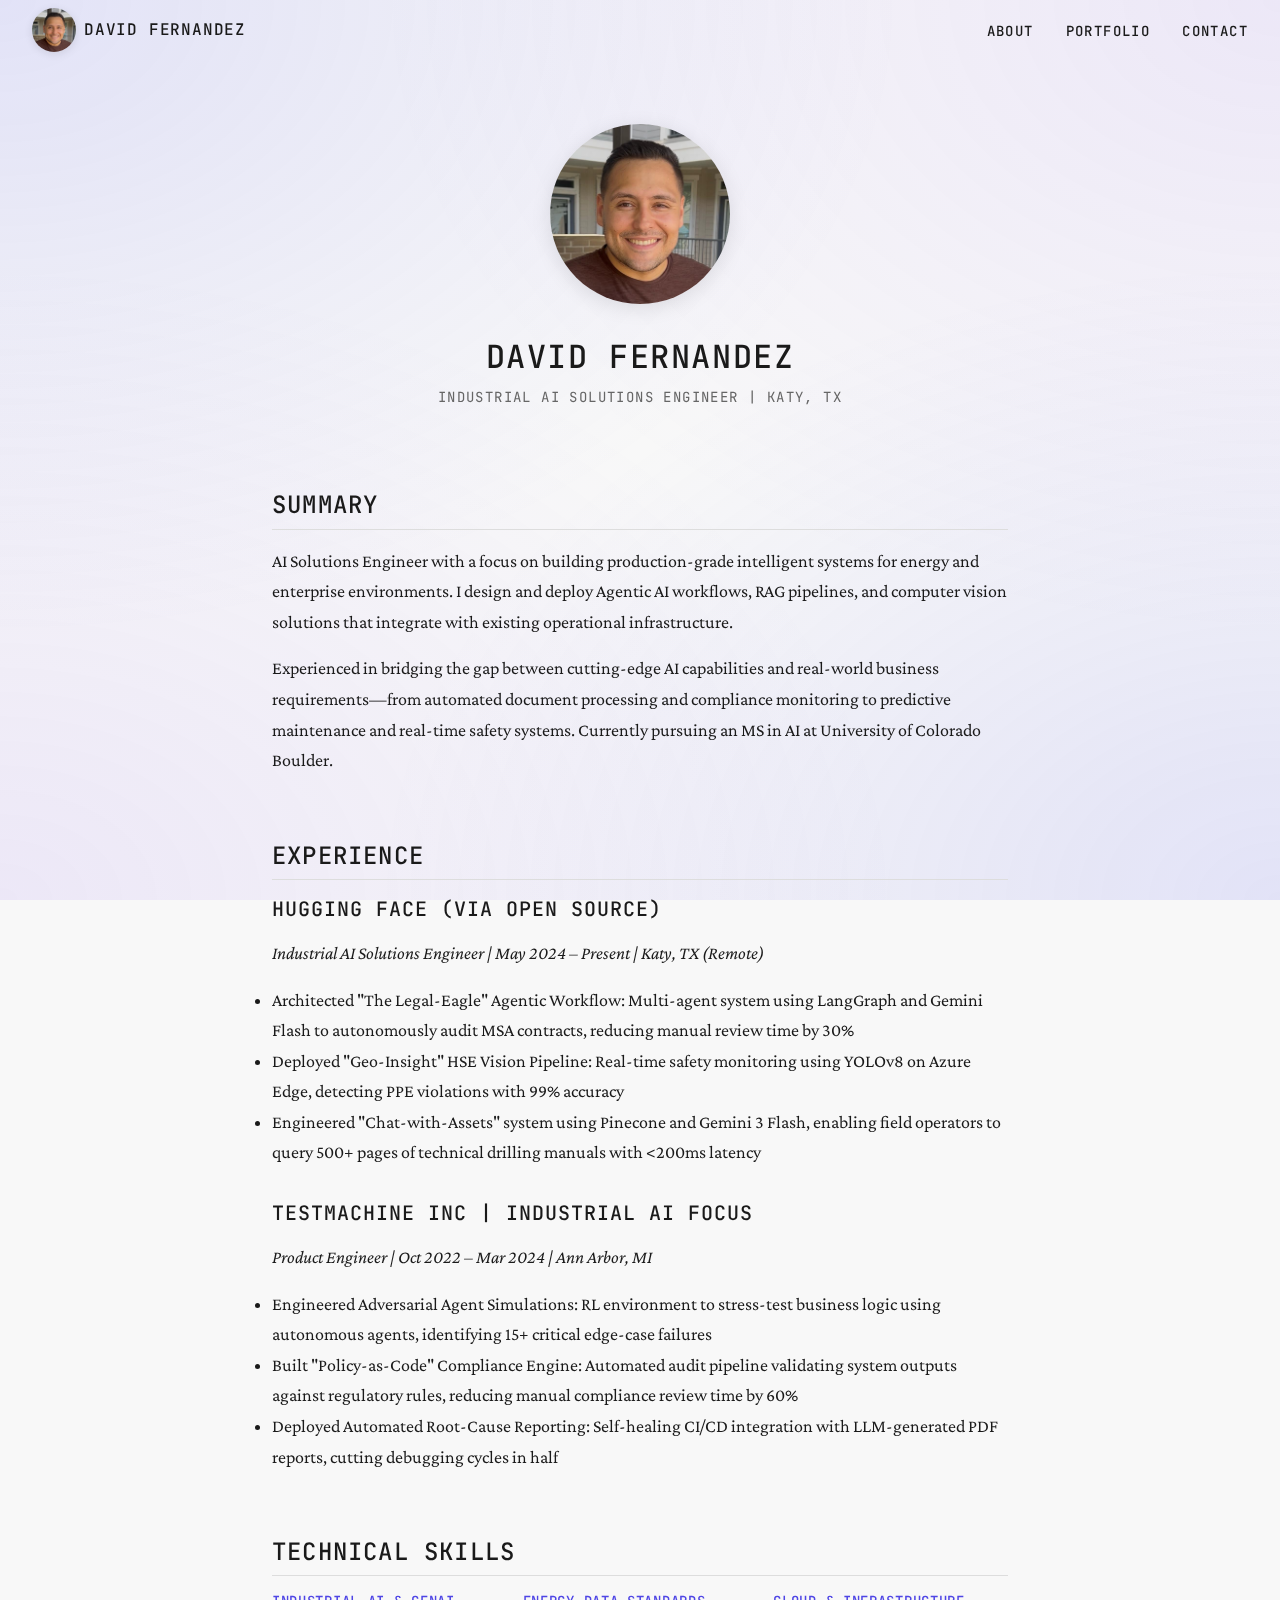
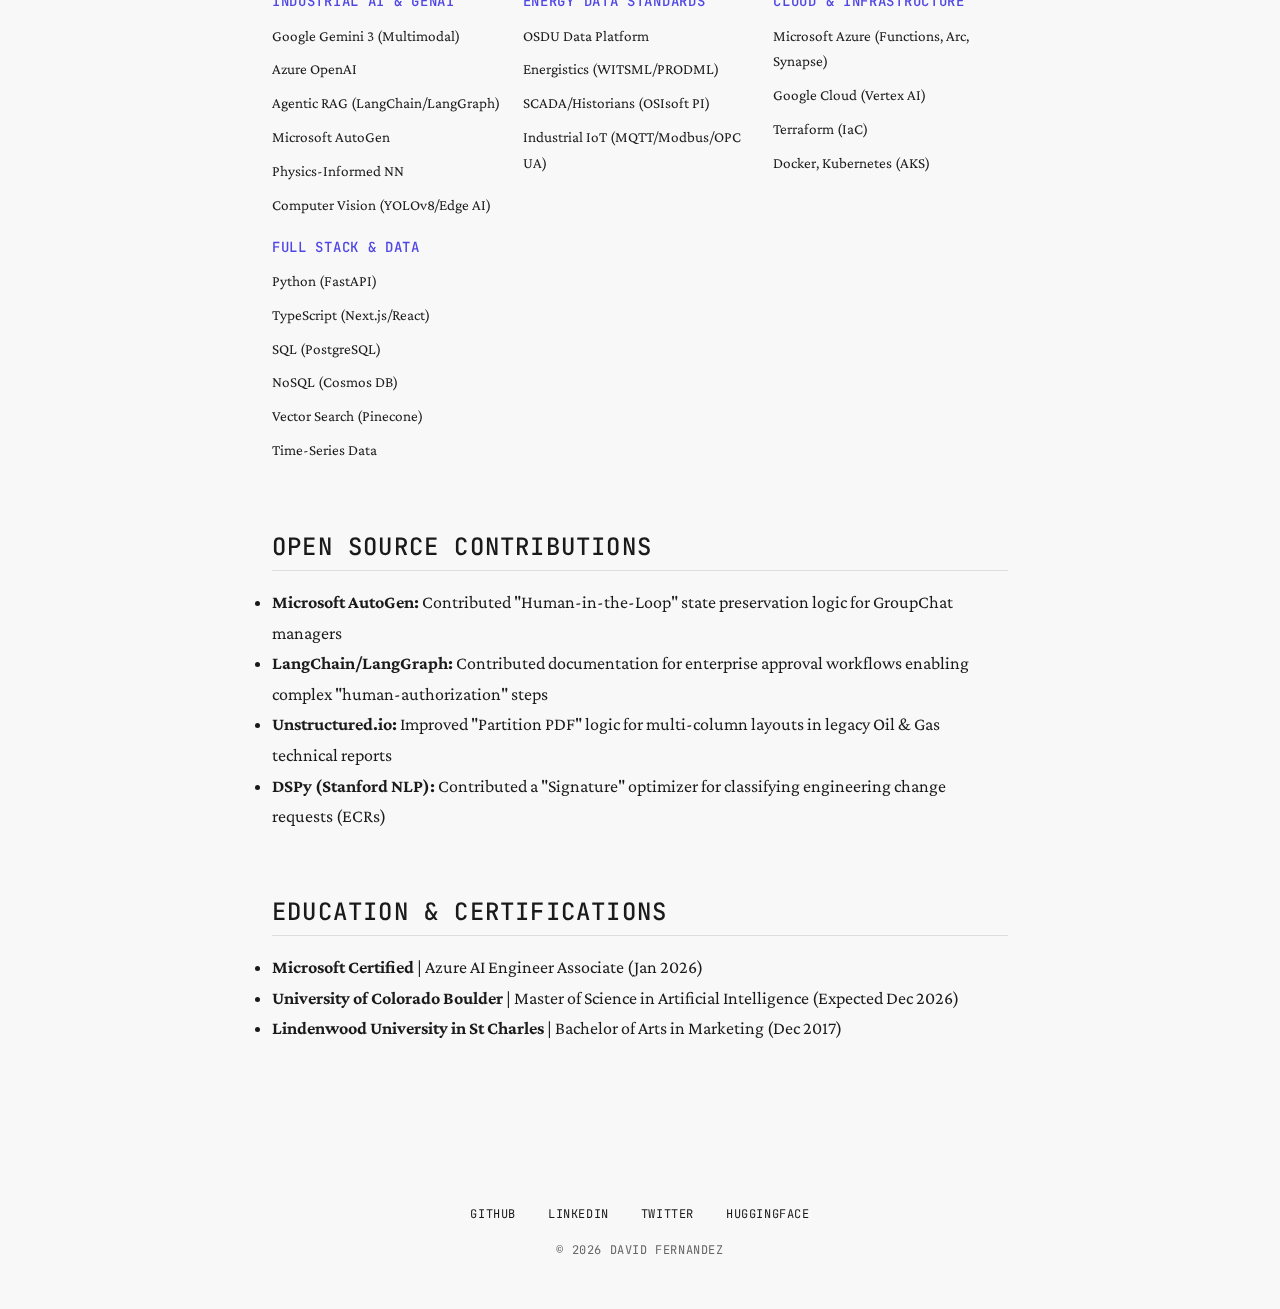
<file: about.html>
<!DOCTYPE html>
<html lang="en">

<head>
    <meta charset="UTF-8">
    <meta name="viewport" content="width=device-width, initial-scale=1.0">
    <meta name="description"
        content="About David Fernandez - Industrial AI Engineer specializing in the Energy Corridor with expertise in Azure, GenAI, and production-grade AI systems">

    <title>About | David Fernandez</title>

    <link rel="stylesheet" href="css/style.css">
    <link rel="icon" href="assets/photo.jpg" type="image/jpeg">
</head>

<body>
    <!-- Navigation -->
    <nav class="nav">
        <a href="index.html" class="nav-logo">
            <img src="assets/photo.jpg" alt="David Fernandez">
            <span>David Fernandez</span>
        </a>

        <button class="nav-toggle" aria-label="Toggle navigation" onclick="toggleNav()">
            <span></span>
            <span></span>
            <span></span>
        </button>

        <ul class="nav-links" id="navLinks">
            <li><a href="about.html">About</a></li>
            <li><a href="portfolio.html">Portfolio</a></li>
            <li><a href="contact.html">Contact</a></li>
        </ul>
    </nav>

    <!-- Main Content -->
    <main>
        <div class="container fade-in">
            <!-- Header with Photo -->
            <header class="about-header">
                <img src="assets/photo.jpg" alt="David Fernandez" class="about-photo">
                <h1>David Fernandez</h1>
                <p class="subtitle">Industrial AI Solutions Engineer | Katy, TX</p>
            </header>

            <!-- Summary -->
            <section class="about-section">
                <h2>Summary</h2>
                <p>
                    AI Solutions Engineer with a focus on building production-grade intelligent systems for
                    energy and enterprise environments. I design and deploy Agentic AI workflows, RAG pipelines,
                    and computer vision solutions that integrate with existing operational infrastructure.
                </p>
                <p>
                    Experienced in bridging the gap between cutting-edge AI capabilities and real-world
                    business requirements—from automated document processing and compliance monitoring to
                    predictive maintenance and real-time safety systems. Currently pursuing an MS in AI
                    at University of Colorado Boulder.
                </p>
            </section>

            <!-- Experience -->
            <section class="about-section">
                <h2>Experience</h2>

                <h3>Hugging Face (via Open Source)</h3>
                <p><em>Industrial AI Solutions Engineer | May 2024 – Present | Katy, TX (Remote)</em></p>
                <ul>
                    <li>Architected "The Legal-Eagle" Agentic Workflow: Multi-agent system using LangGraph and Gemini
                        Flash to autonomously audit MSA contracts, reducing manual review time by 30%</li>
                    <li>Deployed "Geo-Insight" HSE Vision Pipeline: Real-time safety monitoring using YOLOv8 on Azure
                        Edge, detecting PPE violations with 99% accuracy</li>
                    <li>Engineered "Chat-with-Assets" system using Pinecone and Gemini 3 Flash, enabling field operators
                        to query 500+ pages of technical drilling manuals with &lt;200ms latency</li>
                </ul>

                <h3 class="mt-md">Testmachine Inc | Industrial AI Focus</h3>
                <p><em>Product Engineer | Oct 2022 – Mar 2024 | Ann Arbor, MI</em></p>
                <ul>
                    <li>Engineered Adversarial Agent Simulations: RL environment to stress-test business logic using
                        autonomous agents, identifying 15+ critical edge-case failures</li>
                    <li>Built "Policy-as-Code" Compliance Engine: Automated audit pipeline validating system outputs
                        against regulatory rules, reducing manual compliance review time by 60%</li>
                    <li>Deployed Automated Root-Cause Reporting: Self-healing CI/CD integration with LLM-generated PDF
                        reports, cutting debugging cycles in half</li>
                </ul>
            </section>

            <!-- Skills -->
            <section class="about-section">
                <h2>Technical Skills</h2>
                <div class="skills-grid">
                    <div class="skill-category">
                        <h3>Industrial AI & GenAI</h3>
                        <ul>
                            <li>Google Gemini 3 (Multimodal)</li>
                            <li>Azure OpenAI</li>
                            <li>Agentic RAG (LangChain/LangGraph)</li>
                            <li>Microsoft AutoGen</li>
                            <li>Physics-Informed NN</li>
                            <li>Computer Vision (YOLOv8/Edge AI)</li>
                        </ul>
                    </div>

                    <div class="skill-category">
                        <h3>Energy Data Standards</h3>
                        <ul>
                            <li>OSDU Data Platform</li>
                            <li>Energistics (WITSML/PRODML)</li>
                            <li>SCADA/Historians (OSIsoft PI)</li>
                            <li>Industrial IoT (MQTT/Modbus/OPC UA)</li>
                        </ul>
                    </div>

                    <div class="skill-category">
                        <h3>Cloud & Infrastructure</h3>
                        <ul>
                            <li>Microsoft Azure (Functions, Arc, Synapse)</li>
                            <li>Google Cloud (Vertex AI)</li>
                            <li>Terraform (IaC)</li>
                            <li>Docker, Kubernetes (AKS)</li>
                        </ul>
                    </div>

                    <div class="skill-category">
                        <h3>Full Stack & Data</h3>
                        <ul>
                            <li>Python (FastAPI)</li>
                            <li>TypeScript (Next.js/React)</li>
                            <li>SQL (PostgreSQL)</li>
                            <li>NoSQL (Cosmos DB)</li>
                            <li>Vector Search (Pinecone)</li>
                            <li>Time-Series Data</li>
                        </ul>
                    </div>
                </div>
            </section>

            <!-- Open Source Contributions -->
            <section class="about-section">
                <h2>Open Source Contributions</h2>
                <ul>
                    <li><strong>Microsoft AutoGen:</strong> Contributed "Human-in-the-Loop" state preservation logic for
                        GroupChat managers</li>
                    <li><strong>LangChain/LangGraph:</strong> Contributed documentation for enterprise approval
                        workflows enabling complex "human-authorization" steps</li>
                    <li><strong>Unstructured.io:</strong> Improved "Partition PDF" logic for multi-column layouts in
                        legacy Oil & Gas technical reports</li>
                    <li><strong>DSPy (Stanford NLP):</strong> Contributed a "Signature" optimizer for classifying
                        engineering change requests (ECRs)</li>
                </ul>
            </section>

            <!-- Education -->
            <section class="about-section">
                <h2>Education & Certifications</h2>
                <ul>
                    <li><strong>Microsoft Certified</strong> | Azure AI Engineer Associate (Jan 2026)</li>
                    <li><strong>University of Colorado Boulder</strong> | Master of Science in Artificial Intelligence
                        (Expected Dec 2026)</li>
                    <li><strong>Lindenwood University in St Charles</strong> | Bachelor of Arts in Marketing (Dec 2017)
                    </li>
                </ul>
            </section>
        </div>
    </main>

    <!-- Footer -->
    <footer class="footer">
        <div class="footer-links">
            <a href="https://github.com/davidfertube" target="_blank" rel="noopener">GitHub</a>
            <a href="https://www.linkedin.com/in/davidfertube/" target="_blank" rel="noopener">LinkedIn</a>
            <a href="https://x.com/davidfertube" target="_blank" rel="noopener">Twitter</a>
            <a href="https://huggingface.co/davidfertube" target="_blank" rel="noopener">HuggingFace</a>
        </div>
        <p>© 2026 David Fernandez</p>
    </footer>

    <script>
        function toggleNav() {
            document.getElementById('navLinks').classList.toggle('active');
        }
    </script>
</body>

</html>
</file>
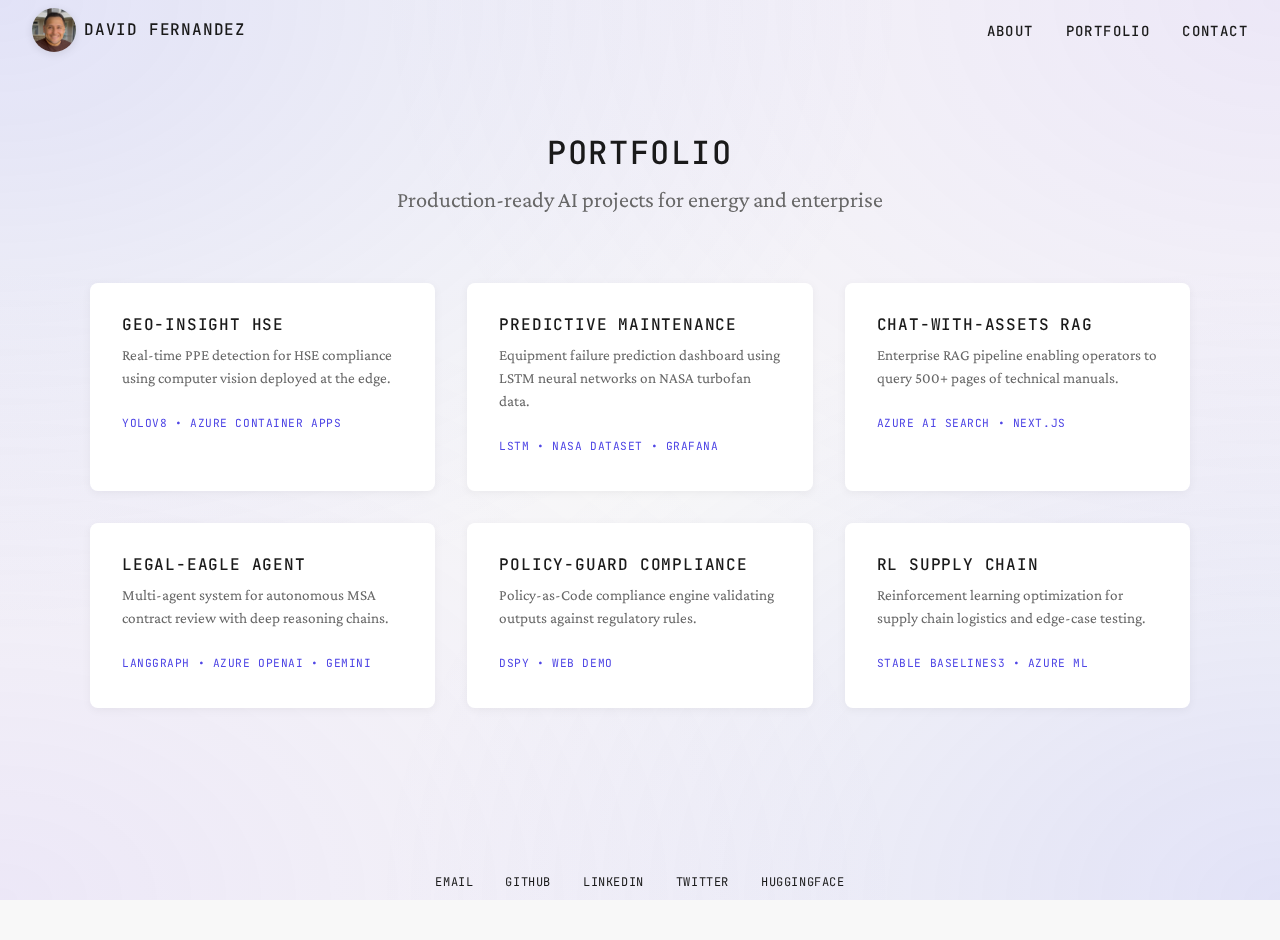
<file: portfolio.html>
<!DOCTYPE html>
<html lang="en">

<head>
    <meta charset="UTF-8">
    <meta name="viewport" content="width=device-width, initial-scale=1.0">
    <meta name="description"
        content="Portfolio - Production-ready AI projects for energy and enterprise including computer vision, RAG pipelines, and multi-agent systems">

    <title>Portfolio | David Fernandez</title>

    <link rel="stylesheet" href="css/style.css">
    <link rel="icon" href="assets/photo.jpg" type="image/jpeg">
</head>

<body>
    <!-- Navigation -->
    <nav class="nav">
        <a href="index.html" class="nav-logo">
            <img src="assets/photo.jpg" alt="David Fernandez">
            <span>David Fernandez</span>
        </a>

        <button class="nav-toggle" aria-label="Toggle navigation" onclick="toggleNav()">
            <span></span>
            <span></span>
            <span></span>
        </button>

        <ul class="nav-links" id="navLinks">
            <li><a href="about.html">About</a></li>
            <li><a href="portfolio.html">Portfolio</a></li>
            <li><a href="contact.html">Contact</a></li>
        </ul>
    </nav>

    <!-- Main Content -->
    <main class="portfolio-page-full">
        <h1>Portfolio</h1>
        <p class="portfolio-subtitle">Production-ready AI projects for energy and enterprise</p>

        <div class="portfolio-grid-full">
            <a href="projects/geo-insight.html" class="project-card-full">
                <h3>Geo-Insight HSE</h3>
                <p>Real-time PPE detection for HSE compliance using computer vision deployed at the edge.</p>
                <span class="tech-stack">YOLOv8 • Azure Container Apps</span>
            </a>

            <a href="projects/predictive-maintenance.html" class="project-card-full">
                <h3>Predictive Maintenance</h3>
                <p>Equipment failure prediction dashboard using LSTM neural networks on NASA turbofan data.</p>
                <span class="tech-stack">LSTM • NASA Dataset • Grafana</span>
            </a>

            <a href="projects/chat-with-assets.html" class="project-card-full">
                <h3>Chat-with-Assets RAG</h3>
                <p>Enterprise RAG pipeline enabling operators to query 500+ pages of technical manuals.</p>
                <span class="tech-stack">Azure AI Search • Next.js</span>
            </a>

            <a href="projects/legal-eagle.html" class="project-card-full">
                <h3>Legal-Eagle Agent</h3>
                <p>Multi-agent system for autonomous MSA contract review with deep reasoning chains.</p>
                <span class="tech-stack">LangGraph • Azure OpenAI • Gemini</span>
            </a>

            <a href="projects/policy-guard.html" class="project-card-full">
                <h3>Policy-Guard Compliance</h3>
                <p>Policy-as-Code compliance engine validating outputs against regulatory rules.</p>
                <span class="tech-stack">DSPy • Web Demo</span>
            </a>

            <a href="projects/rl-supply-chain.html" class="project-card-full">
                <h3>RL Supply Chain</h3>
                <p>Reinforcement learning optimization for supply chain logistics and edge-case testing.</p>
                <span class="tech-stack">Stable Baselines3 • Azure ML</span>
            </a>
        </div>
    </main>

    <!-- Footer -->
    <footer class="footer">
        <div class="footer-links">
            <a href="mailto:davidfertube@gmail.com">Email</a>
            <a href="https://github.com/davidfertube" target="_blank" rel="noopener">GitHub</a>
            <a href="https://www.linkedin.com/in/davidfertube/" target="_blank" rel="noopener">LinkedIn</a>
            <a href="https://x.com/davidfertube" target="_blank" rel="noopener">Twitter</a>
            <a href="https://huggingface.co/davidfertube" target="_blank" rel="noopener">HuggingFace</a>
        </div>
    </footer>

    <script>
        function toggleNav() {
            document.getElementById('navLinks').classList.toggle('active');
        }
    </script>
</body>

</html>
</file>
<file: css/style.css>
/* 
 * David Fernandez Portfolio - Bittensor-Inspired Design
 * Color: Off-white with blue/purple glow vignette
 * Typography: Monospace headers, Serif body
 */

/* Google Fonts */
@import url('https://fonts.googleapis.com/css2?family=JetBrains+Mono:wght@400;500;600&family=Crimson+Pro:ital,wght@0,400;0,500;0,600;1,400&display=swap');

/* CSS Variables */
:root {
  --color-bg: #f8f8f8;
  --color-text: #1a1a1a;
  --color-text-light: #666666;
  --color-accent: #4f46e5;
  --color-glow-1: rgba(99, 102, 241, 0.15);
  --color-glow-2: rgba(139, 92, 246, 0.1);

  --font-mono: 'JetBrains Mono', 'Courier New', monospace;
  --font-serif: 'Crimson Pro', Georgia, serif;

  --space-xs: 0.5rem;
  --space-sm: 1rem;
  --space-md: 2rem;
  --space-lg: 4rem;
  --space-xl: 8rem;

  --max-width: 800px;
  --nav-height: 60px;
}

/* Reset */
*,
*::before,
*::after {
  box-sizing: border-box;
  margin: 0;
  padding: 0;
}

html {
  font-size: 16px;
  scroll-behavior: smooth;
}

body {
  font-family: var(--font-serif);
  font-size: 1.125rem;
  line-height: 1.7;
  color: var(--color-text);
  background-color: var(--color-bg);
  min-height: 100vh;
  overflow-x: hidden;
}

/* Vignette Glow Effect */
body::before {
  content: '';
  position: fixed;
  top: 0;
  left: 0;
  right: 0;
  bottom: 0;
  pointer-events: none;
  background:
    radial-gradient(ellipse at top left, var(--color-glow-1) 0%, transparent 50%),
    radial-gradient(ellipse at top right, var(--color-glow-2) 0%, transparent 50%),
    radial-gradient(ellipse at bottom left, var(--color-glow-2) 0%, transparent 50%),
    radial-gradient(ellipse at bottom right, var(--color-glow-1) 0%, transparent 50%);
  z-index: -1;
}

/* Typography */
h1,
h2,
h3,
h4,
h5,
h6 {
  font-family: var(--font-mono);
  font-weight: 500;
  text-transform: uppercase;
  letter-spacing: 0.05em;
  line-height: 1.3;
}

h1 {
  font-size: 2rem;
  margin-bottom: var(--space-md);
}

h2 {
  font-size: 1.5rem;
  margin-bottom: var(--space-sm);
}

h3 {
  font-size: 1.25rem;
  margin-bottom: var(--space-sm);
}

p {
  margin-bottom: var(--space-sm);
}

a {
  color: var(--color-text);
  text-decoration: none;
  transition: color 0.2s ease;
}

a:hover {
  color: var(--color-accent);
}

/* Navigation */
.nav {
  position: fixed;
  top: 0;
  left: 0;
  right: 0;
  height: var(--nav-height);
  display: flex;
  align-items: center;
  justify-content: space-between;
  padding: 0 var(--space-md);
  background: transparent;
  z-index: 1000;
}

.nav-logo {
  display: flex;
  align-items: center;
  gap: var(--space-xs);
}

.nav-logo img {
  width: 44px;
  height: 44px;
  border-radius: 50%;
  object-fit: cover;
  box-shadow: 0 2px 8px rgba(0, 0, 0, 0.1);
}

.nav-logo span {
  font-family: var(--font-mono);
  font-size: 1rem;
  font-weight: 500;
  text-transform: uppercase;
  letter-spacing: 0.05em;
}

.nav-links {
  display: flex;
  gap: var(--space-md);
  list-style: none;
}

.nav-links a {
  font-family: var(--font-mono);
  font-size: 0.875rem;
  font-weight: 500;
  text-transform: uppercase;
  letter-spacing: 0.1em;
}

/* Mobile Navigation */
.nav-toggle {
  display: none;
  background: none;
  border: none;
  cursor: pointer;
  padding: var(--space-xs);
}

.nav-toggle span {
  display: block;
  width: 24px;
  height: 2px;
  background: var(--color-text);
  margin: 5px 0;
  transition: 0.3s;
}

@media (max-width: 768px) {
  .nav-toggle {
    display: block;
  }

  .nav-links {
    position: fixed;
    top: var(--nav-height);
    left: 0;
    right: 0;
    background: rgba(248, 248, 248, 0.98);
    flex-direction: column;
    align-items: center;
    padding: var(--space-md);
    gap: var(--space-sm);
    transform: translateY(-100%);
    opacity: 0;
    transition: 0.3s ease;
    pointer-events: none;
  }

  .nav-links.active {
    transform: translateY(0);
    opacity: 1;
    pointer-events: all;
  }

  .nav-logo span {
    display: none;
  }
}

/* Main Content */
main {
  padding-top: var(--nav-height);
  min-height: 100vh;
}

.container {
  max-width: var(--max-width);
  margin: 0 auto;
  padding: var(--space-lg) var(--space-md);
}

/* Hero Section */
.hero {
  display: flex;
  flex-direction: column;
  align-items: center;
  justify-content: center;
  min-height: calc(100vh - var(--nav-height));
  text-align: center;
  padding: var(--space-md);
}

.hero-canvas {
  width: 100%;
  max-width: 600px;
  height: 400px;
  margin-bottom: var(--space-md);
}

.hero h1 {
  font-size: 1.5rem;
  margin-bottom: var(--space-xs);
}

.hero p {
  font-size: 1rem;
  color: var(--color-text-light);
}

.hero-email {
  font-family: var(--font-mono);
  font-size: 1rem;
  color: var(--color-text-light);
  text-decoration: none;
  transition: color 0.2s ease;
}

.hero-email:hover {
  color: var(--color-accent);
}

/* Minimal hero for homepage - just 3D and title */
.hero-minimal {
  padding: 0;
}

.hero-minimal .hero-canvas {
  height: 500px;
  max-width: 700px;
}

.hero-minimal h1 {
  font-size: 1.75rem;
  margin-bottom: 0;
}

@media (max-width: 768px) {
  .hero-canvas {
    height: 300px;
  }

  .hero h1 {
    font-size: 1.25rem;
  }

  .hero-minimal .hero-canvas {
    height: 350px;
  }

  .hero-minimal h1 {
    font-size: 1.25rem;
  }
}

@media (max-width: 480px) {
  .hero-canvas {
    height: 250px;
  }

  .hero-minimal .hero-canvas {
    height: 280px;
  }

  .hero-minimal h1 {
    font-size: 1.1rem;
  }
}

/* About Page */
.about-header {
  display: flex;
  flex-direction: column;
  align-items: center;
  text-align: center;
  margin-bottom: var(--space-lg);
}

.about-photo {
  width: 180px;
  height: 180px;
  border-radius: 50%;
  object-fit: cover;
  margin-bottom: var(--space-md);
  box-shadow: 0 4px 20px rgba(0, 0, 0, 0.1);
}

.about-header h1 {
  margin-bottom: var(--space-xs);
}

.about-header .subtitle {
  font-family: var(--font-mono);
  font-size: 0.875rem;
  color: var(--color-text-light);
  text-transform: uppercase;
  letter-spacing: 0.1em;
}

.about-section {
  margin-bottom: var(--space-lg);
}

.about-section h2 {
  border-bottom: 1px solid #ddd;
  padding-bottom: var(--space-xs);
  margin-bottom: var(--space-sm);
}

.skills-grid {
  display: grid;
  grid-template-columns: repeat(auto-fit, minmax(200px, 1fr));
  gap: var(--space-sm);
}

.skill-category h3 {
  font-size: 0.875rem;
  margin-bottom: var(--space-xs);
  color: var(--color-accent);
}

.skill-category ul {
  list-style: none;
  font-size: 0.95rem;
}

.skill-category li {
  padding: 0.25rem 0;
}

/* About Page - Full Screen Layout */
.about-page-full {
  min-height: calc(100vh - var(--nav-height));
  display: flex;
  align-items: center;
  justify-content: center;
  padding: var(--space-lg) var(--space-md);
}

.about-full-layout {
  display: flex;
  align-items: flex-start;
  gap: var(--space-xl);
  max-width: 1100px;
  width: 100%;
}

.about-left {
  flex: 0 0 280px;
  text-align: center;
}

.about-photo-large {
  width: 150px;
  height: 150px;
  border-radius: 50%;
  object-fit: cover;
  margin-bottom: var(--space-md);
  box-shadow: 0 4px 20px rgba(0, 0, 0, 0.1);
}

.about-left h1 {
  font-size: 2.5rem;
  margin-bottom: var(--space-sm);
}

.about-left .subtitle {
  font-family: var(--font-mono);
  font-size: 1.25rem;
  color: var(--color-accent);
  text-transform: uppercase;
  margin-bottom: 0.5rem;
}

.about-left .location {
  font-size: 1.25rem;
  color: var(--color-text-light);
  margin-bottom: var(--space-lg);
}

.about-summary {
  font-size: 1.25rem;
  line-height: 1.7;
  color: var(--color-text-light);
  text-align: center;
}

.about-right {
  flex: 1;
}

.about-block {
  margin-bottom: var(--space-md);
}

.about-block h2 {
  font-size: 1rem;
  border-bottom: 1px solid #ddd;
  padding-bottom: var(--space-xs);
  margin-bottom: var(--space-sm);
}

.skills-tags {
  display: flex;
  flex-wrap: wrap;
  gap: 0.5rem;
}

.skills-tags span {
  font-family: var(--font-mono);
  font-size: 0.75rem;
  text-transform: uppercase;
  padding: 0.4rem 0.75rem;
  background: rgba(79, 70, 229, 0.1);
  border-radius: 4px;
  color: var(--color-accent);
}

.exp-item {
  margin-bottom: var(--space-sm);
}

.exp-item strong {
  display: block;
  font-size: 1rem;
  color: var(--color-text);
}

.exp-item span {
  font-size: 0.9rem;
  color: var(--color-text-light);
}

.contributions {
  display: flex;
  flex-wrap: wrap;
  gap: 0.5rem;
}

.contributions span {
  font-family: var(--font-mono);
  font-size: 0.75rem;
  padding: 0.4rem 0.75rem;
  border: 1px solid var(--color-accent);
  border-radius: 4px;
  color: var(--color-accent);
}

@media (max-width: 768px) {
  .about-full-layout {
    flex-direction: column;
    align-items: center;
    gap: var(--space-lg);
  }

  .about-left {
    flex: none;
    width: 100%;
  }

  .about-summary {
    text-align: center;
  }
}

/* Portfolio Page - Full Screen Layout */
.portfolio-page-full {
  min-height: calc(100vh - var(--nav-height));
  display: flex;
  flex-direction: column;
  align-items: center;
  justify-content: center;
  padding: var(--space-lg) var(--space-md);
  text-align: center;
}

.portfolio-page-full h1 {
  font-size: 2rem;
  margin-bottom: var(--space-xs);
}

.portfolio-subtitle {
  font-size: 1.4rem;
  color: var(--color-text-light);
  margin-bottom: var(--space-lg);
}

.portfolio-grid-full {
  display: grid;
  grid-template-columns: repeat(3, 1fr);
  gap: var(--space-md);
  max-width: 1100px;
  width: 100%;
}

.project-card-full {
  background: white;
  border-radius: 8px;
  padding: var(--space-md);
  box-shadow: 0 2px 10px rgba(0, 0, 0, 0.05);
  transition: transform 0.3s ease, box-shadow 0.3s ease;
  text-decoration: none;
  display: block;
  text-align: left;
}

.project-card-full:hover {
  transform: translateY(-4px);
  box-shadow: 0 8px 30px rgba(0, 0, 0, 0.1);
}

.project-card-full h3 {
  font-size: 1rem;
  margin-bottom: var(--space-xs);
  color: var(--color-text);
}

.project-card-full p {
  font-size: 0.95rem;
  color: var(--color-text-light);
  margin-bottom: var(--space-sm);
  line-height: 1.5;
}

.project-card-full .tech-stack {
  font-family: var(--font-mono);
  font-size: 0.7rem;
  color: var(--color-accent);
  text-transform: uppercase;
  letter-spacing: 0.05em;
}

@media (max-width: 900px) {
  .portfolio-grid-full {
    grid-template-columns: repeat(2, 1fr);
  }
}

@media (max-width: 600px) {
  .portfolio-grid-full {
    grid-template-columns: 1fr;
  }

  .portfolio-page-full h1 {
    font-size: 1.5rem;
  }
}

/* Portfolio Canvas (legacy) */
.portfolio-canvas {
  width: 100%;
  max-width: 500px;
  height: 300px;
  margin: 0 auto var(--space-md);
}

.about-photo-compact {
  width: 80px;
  height: 80px;
  border-radius: 50%;
  object-fit: cover;
  margin-bottom: var(--space-xs);
}

.about-content {
  flex: 1;
}

.about-section-compact {
  margin-bottom: var(--space-sm);
}

.about-section-compact h2 {
  font-size: 0.8rem;
  border-bottom: 1px solid #ddd;
  padding-bottom: 0.25rem;
  margin-bottom: 0.5rem;
}

.about-section-compact p {
  font-size: 0.9rem;
  line-height: 1.5;
  margin-bottom: 0;
}

.skills-inline {
  display: flex;
  flex-wrap: wrap;
  gap: 0.5rem;
}

.skills-inline span {
  font-family: var(--font-mono);
  font-size: 0.65rem;
  text-transform: uppercase;
  padding: 0.25rem 0.5rem;
  background: rgba(79, 70, 229, 0.1);
  border-radius: 4px;
  color: var(--color-accent);
}

.experience-compact {
  font-size: 0.85rem;
  margin-bottom: 0.25rem;
}

.experience-compact strong {
  color: var(--color-text);
}

@media (max-width: 768px) {
  .about-layout {
    flex-direction: column;
    align-items: center;
  }

  .about-sidebar {
    flex: none;
    width: 100%;
  }

  .about-canvas {
    height: 100px;
  }
}

/* Portfolio Canvas */
.portfolio-canvas {
  width: 100%;
  max-width: 500px;
  height: 300px;
  margin: 0 auto var(--space-md);
}

@media (max-width: 768px) {
  .portfolio-canvas {
    height: 220px;
  }
}

@media (max-width: 480px) {
  .portfolio-canvas {
    height: 180px;
  }
}

/* Portfolio Grid */
.portfolio-grid {
  display: grid;
  grid-template-columns: repeat(auto-fit, minmax(280px, 1fr));
  gap: var(--space-md);
  padding: var(--space-md) 0;
}

.project-card {
  background: white;
  border-radius: 8px;
  padding: var(--space-md);
  box-shadow: 0 2px 10px rgba(0, 0, 0, 0.05);
  transition: transform 0.3s ease, box-shadow 0.3s ease;
  cursor: pointer;
  text-decoration: none;
  display: block;
}

.project-card:hover {
  transform: translateY(-4px);
  box-shadow: 0 8px 30px rgba(0, 0, 0, 0.1);
}

.project-card h3 {
  font-size: 1rem;
  margin-bottom: var(--space-xs);
  color: var(--color-text);
}

.project-card p {
  font-size: 0.95rem;
  color: var(--color-text-light);
  margin-bottom: var(--space-sm);
}

.project-card .tech-stack {
  font-family: var(--font-mono);
  font-size: 0.7rem;
  color: var(--color-accent);
  text-transform: uppercase;
  letter-spacing: 0.05em;
}

/* Portfolio Page - Single Screen Layout */
.portfolio-page {
  min-height: calc(100vh - var(--nav-height));
  display: flex;
  align-items: center;
  justify-content: center;
  padding: var(--space-sm);
}

.portfolio-layout {
  display: flex;
  align-items: center;
  gap: var(--space-xl);
  max-width: 1400px;
  width: 100%;
}

.portfolio-header {
  flex: 0 0 350px;
  text-align: center;
}

.portfolio-header h1 {
  font-size: 2.5rem;
  margin-top: var(--space-sm);
}

.portfolio-header .portfolio-canvas {
  height: 200px;
  margin: 0 auto;
}

.portfolio-grid-compact {
  display: grid;
  grid-template-columns: repeat(2, 1fr);
  gap: var(--space-sm);
  flex: 1;
}

.project-card-compact {
  background: white;
  border-radius: 12px;
  padding: var(--space-md);
  box-shadow: 0 4px 12px rgba(0, 0, 0, 0.08);
  transition: transform 0.2s ease, box-shadow 0.2s ease;
  text-decoration: none;
  display: block;
}

.project-card-compact:hover {
  transform: translateY(-2px);
  box-shadow: 0 4px 16px rgba(0, 0, 0, 0.1);
}

.project-card-compact h3 {
  font-size: 1.2rem;
  margin-bottom: 0.5rem;
  color: var(--color-text);
}

.project-card-compact .tech-stack {
  font-family: var(--font-mono);
  font-size: 0.85rem;
  color: var(--color-accent);
  text-transform: uppercase;
}

.project-card-compact p {
  font-size: 1.1rem;
  line-height: 1.5;
}

@media (max-width: 768px) {
  .portfolio-layout {
    flex-direction: column;
    gap: var(--space-md);
  }

  .portfolio-header {
    flex: none;
    width: 100%;
  }

  .portfolio-header .portfolio-canvas {
    height: 150px;
  }

  .portfolio-grid-compact {
    grid-template-columns: repeat(2, 1fr);
  }
}

@media (max-width: 480px) {
  .portfolio-grid-compact {
    grid-template-columns: 1fr;
  }

  .portfolio-header .portfolio-canvas {
    height: 120px;
  }
}

/* Project Page */
.project-hero {
  display: flex;
  flex-direction: column;
  align-items: center;
  text-align: center;
  padding: var(--space-lg) var(--space-md);
}

.project-canvas {
  width: 100%;
  max-width: 500px;
  height: 300px;
  margin-bottom: var(--space-md);
}

.project-meta {
  display: flex;
  flex-wrap: wrap;
  gap: var(--space-sm);
  justify-content: center;
  margin-bottom: var(--space-md);
}

.project-meta span {
  font-family: var(--font-mono);
  font-size: 0.75rem;
  text-transform: uppercase;
  letter-spacing: 0.05em;
  padding: 0.25rem 0.75rem;
  background: rgba(79, 70, 229, 0.1);
  border-radius: 4px;
  color: var(--color-accent);
}

.project-content {
  max-width: var(--max-width);
  margin: 0 auto;
  padding: 0 var(--space-md) var(--space-lg);
}

.project-section {
  margin-bottom: var(--space-lg);
}

.metrics-grid {
  display: grid;
  grid-template-columns: repeat(auto-fit, minmax(150px, 1fr));
  gap: var(--space-sm);
  margin-top: var(--space-sm);
}

.metric {
  text-align: center;
  padding: var(--space-sm);
  background: white;
  border-radius: 8px;
  box-shadow: 0 2px 10px rgba(0, 0, 0, 0.05);
}

.metric-value {
  font-family: var(--font-mono);
  font-size: 1.5rem;
  font-weight: 600;
  color: var(--color-accent);
}

.metric-label {
  font-size: 0.875rem;
  color: var(--color-text-light);
}

.btn {
  display: inline-block;
  font-family: var(--font-mono);
  font-size: 0.75rem;
  text-transform: uppercase;
  letter-spacing: 0.1em;
  padding: 0.75rem 1.5rem;
  border: 1px solid var(--color-text);
  border-radius: 4px;
  transition: all 0.2s ease;
}

.btn:hover {
  background: var(--color-text);
  color: var(--color-bg);
}

/* Contact Page */
/* Contact Page */
.contact-canvas {
  width: 100%;
  max-width: 550px;
  height: 380px;
  margin-bottom: var(--space-md);
}

@media (max-width: 768px) {
  .contact-canvas {
    height: 350px;
    max-width: 100%;
  }
}

@media (max-width: 480px) {
  .contact-canvas {
    height: 280px;
  }
}

.contact-container {
  display: flex;
  flex-direction: column;
  align-items: center;
  justify-content: center;
  min-height: calc(100vh - var(--nav-height));
  text-align: center;
  padding: var(--space-md);
}

.contact-links {
  display: flex;
  flex-wrap: wrap;
  justify-content: center;
  gap: var(--space-md);
  margin-top: var(--space-lg);
}

.contact-link {
  font-family: var(--font-mono);
  font-size: 0.875rem;
  text-transform: uppercase;
  letter-spacing: 0.1em;
  padding: var(--space-sm) var(--space-md);
  border: 1px solid transparent;
  transition: all 0.2s ease;
}

.contact-link:hover {
  border-color: var(--color-accent);
  color: var(--color-accent);
}

/* Footer */
.footer {
  text-align: center;
  padding: var(--space-md);
  font-family: var(--font-mono);
  font-size: 0.75rem;
  color: var(--color-text-light);
  text-transform: uppercase;
  letter-spacing: 0.05em;
}

.footer-links {
  display: flex;
  justify-content: center;
  gap: var(--space-md);
  margin-bottom: var(--space-sm);
}

/* Utilities */
.text-center {
  text-align: center;
}

.mt-sm {
  margin-top: var(--space-sm);
}

.mt-md {
  margin-top: var(--space-md);
}

.mt-lg {
  margin-top: var(--space-lg);
}

.mb-sm {
  margin-bottom: var(--space-sm);
}

.mb-md {
  margin-bottom: var(--space-md);
}

.mb-lg {
  margin-bottom: var(--space-lg);
}

/* Animations */
@keyframes fadeIn {
  from {
    opacity: 0;
    transform: translateY(20px);
  }

  to {
    opacity: 1;
    transform: translateY(0);
  }
}

.fade-in {
  animation: fadeIn 0.6s ease forwards;
}

/* Project Color Themes */
.theme-geo-insight {
  --color-accent: #10b981;
}

.theme-predictive {
  --color-accent: #f59e0b;
}

.theme-chat-assets {
  --color-accent: #3b82f6;
}

.theme-legal-eagle {
  --color-accent: #8b5cf6;
}

.theme-policy-guard {
  --color-accent: #ef4444;
}

.theme-rl-supply {
  --color-accent: #06b6d4;
}

/* ===========================================
   COMPACT ABOUT PAGE - Single Screen
   =========================================== */

.about-compact {
  min-height: calc(100vh - var(--nav-height));
  display: flex;
  align-items: center;
  justify-content: center;
  padding: var(--space-md);
}

.about-grid {
  display: grid;
  grid-template-columns: 250px repeat(2, 1fr);
  grid-template-rows: auto auto;
  gap: var(--space-md);
  max-width: 1100px;
  width: 100%;
}

.about-profile {
  grid-row: span 2;
  text-align: center;
  padding: var(--space-md);
}

.profile-photo-sm {
  width: 120px;
  height: 120px;
  border-radius: 50%;
  object-fit: cover;
  margin-bottom: var(--space-sm);
  box-shadow: 0 4px 15px rgba(0, 0, 0, 0.1);
}

.about-profile h1 {
  font-size: 1.5rem;
  margin-bottom: var(--space-xs);
}

.role-sm {
  font-family: var(--font-mono);
  font-size: 0.9rem;
  color: var(--color-accent);
  text-transform: uppercase;
  margin-bottom: 0.25rem;
}

.location-sm {
  font-size: 1rem;
  color: var(--color-text-light);
  margin-bottom: var(--space-sm);
}

.summary-sm {
  font-size: 1rem;
  line-height: 1.5;
  color: var(--color-text-light);
}

.about-card {
  background: white;
  border-radius: 10px;
  padding: var(--space-md);
  box-shadow: 0 2px 10px rgba(0, 0, 0, 0.05);
}

.about-card h2 {
  font-size: 0.85rem;
  color: var(--color-text);
  border-bottom: 1px solid #eee;
  padding-bottom: var(--space-xs);
  margin-bottom: var(--space-sm);
}

.tag-list-sm {
  display: flex;
  flex-wrap: wrap;
  gap: 0.4rem;
}

.tag-list-sm span {
  font-family: var(--font-mono);
  font-size: 0.75rem;
  text-transform: uppercase;
  padding: 0.35rem 0.6rem;
  background: rgba(79, 70, 229, 0.1);
  border-radius: 4px;
  color: var(--color-accent);
}

.exp-row {
  margin-bottom: var(--space-sm);
}

.exp-row:last-child {
  margin-bottom: 0;
}

.exp-row strong {
  display: block;
  font-size: 1rem;
  color: var(--color-text);
}

.exp-row span {
  font-size: 0.9rem;
  color: var(--color-text-light);
}

@media (max-width: 900px) {
  .about-grid {
    grid-template-columns: 1fr 1fr;
    grid-template-rows: auto;
  }

  .about-profile {
    grid-column: span 2;
    grid-row: auto;
  }
}

@media (max-width: 600px) {
  .about-grid {
    grid-template-columns: 1fr;
  }

  .about-profile {
    grid-column: auto;
  }
}

/* About Page - Larger Font Sizes for Better Readability */
.about-compact {
  padding: var(--space-lg);
}

.about-grid {
  max-width: 1300px;
  gap: var(--space-lg);
}

.profile-photo-sm {
  width: 140px;
  height: 140px;
  margin-bottom: var(--space-md);
}

.about-profile h1 {
  font-size: 1.75rem;
  margin-bottom: var(--space-sm);
}

.role-sm {
  font-size: 1.1rem;
  margin-bottom: 0.5rem;
}

.location-sm {
  font-size: 1.15rem;
  margin-bottom: var(--space-md);
}

.summary-sm {
  font-size: 1.1rem;
  line-height: 1.7;
}

.about-card {
  padding: var(--space-lg);
}

.about-card h2 {
  font-size: 1rem;
  margin-bottom: var(--space-md);
}

.tag-list-sm span {
  font-size: 0.85rem;
  padding: 0.45rem 0.75rem;
}

.exp-row strong {
  font-size: 1.1rem;
}

.exp-row span {
  font-size: 1rem;
}

/* Open Source Contributions Card - Expanded Layout */
.open-source-card {
  grid-column: span 2;
}

.contrib-list {
  display: grid;
  grid-template-columns: repeat(2, 1fr);
  gap: var(--space-md);
}

.contrib-item {
  background: rgba(79, 70, 229, 0.03);
  border-radius: 8px;
  padding: var(--space-sm) var(--space-md);
  border-left: 3px solid var(--color-accent);
}

.contrib-item strong {
  display: block;
  font-family: var(--font-mono);
  font-size: 0.95rem;
  color: var(--color-accent);
  text-transform: uppercase;
  letter-spacing: 0.03em;
  margin-bottom: 0.4rem;
}

.contrib-item p {
  font-size: 0.95rem;
  line-height: 1.55;
  color: var(--color-text-light);
  margin: 0;
}

@media (max-width: 900px) {
  .open-source-card {
    grid-column: span 2;
  }

  .contrib-list {
    grid-template-columns: 1fr;
  }
}

@media (max-width: 600px) {
  .open-source-card {
    grid-column: auto;
  }
}

/* ===========================================
   COHESIVE THEME STYLES - All Pages
   =========================================== */

/* Centered Page Layout */
.page-centered {
  min-height: calc(100vh - var(--nav-height));
  display: flex;
  align-items: center;
  justify-content: center;
  padding: var(--space-lg);
}

/* Main Content Card */
.content-card {
  max-width: 1100px;
  width: 100%;
  text-align: center;
}

/* Card Header */
.card-header {
  margin-bottom: var(--space-lg);
}

.card-header h1 {
  font-size: 2.5rem;
  margin-bottom: var(--space-sm);
}

.card-header .role {
  font-family: var(--font-mono);
  font-size: 1.1rem;
  color: var(--color-accent);
  text-transform: uppercase;
  letter-spacing: 0.05em;
  margin-bottom: 0.25rem;
}

.card-header .location-text {
  font-size: 1.1rem;
  color: var(--color-text-light);
}

/* Profile Photo */
.profile-photo {
  width: 150px;
  height: 150px;
  border-radius: 50%;
  object-fit: cover;
  margin-bottom: var(--space-md);
  box-shadow: 0 4px 20px rgba(0, 0, 0, 0.12);
}

/* Card Summary */
.card-summary {
  font-size: 1.25rem;
  line-height: 1.7;
  color: var(--color-text-light);
  max-width: 700px;
  margin: 0 auto var(--space-lg);
}

/* Sections Grid */
.sections-grid {
  display: grid;
  grid-template-columns: repeat(2, 1fr);
  gap: var(--space-md);
  margin-bottom: var(--space-md);
}

/* Info Card (White Box) */
.info-card {
  background: white;
  border-radius: 10px;
  padding: var(--space-lg);
  box-shadow: 0 2px 12px rgba(0, 0, 0, 0.06);
  text-align: left;
}

.info-card h2 {
  font-size: 1rem;
  color: var(--color-text);
  border-bottom: 1px solid #eee;
  padding-bottom: var(--space-xs);
  margin-bottom: var(--space-md);
}

/* Tag List */
.tag-list {
  display: flex;
  flex-wrap: wrap;
  gap: 0.75rem;
}

.tag-list span {
  font-family: var(--font-mono);
  font-size: 0.95rem;
  text-transform: uppercase;
  padding: 0.5rem 1rem;
  background: rgba(79, 70, 229, 0.1);
  border-radius: 6px;
  color: var(--color-accent);
}

/* Info Item */
.info-item {
  margin-bottom: var(--space-md);
}

.info-item:last-child {
  margin-bottom: 0;
}

.info-item strong {
  display: block;
  font-size: 1.15rem;
  color: var(--color-text);
  margin-bottom: 0.2rem;
}

.info-item span {
  font-size: 1.05rem;
  color: var(--color-text-light);
}

/* Social Card */
.social-card {
  text-align: center;
}

.social-links {
  display: flex;
  flex-wrap: wrap;
  justify-content: center;
  gap: 0.75rem;
}

.social-links a {
  font-family: var(--font-mono);
  font-size: 0.85rem;
  text-transform: uppercase;
  padding: 0.5rem 1rem;
  background: rgba(79, 70, 229, 0.1);
  border-radius: 4px;
  color: var(--color-accent);
  text-decoration: none;
  transition: all 0.2s ease;
}

.social-links a:hover {
  background: var(--color-accent);
  color: white;
}

/* Projects Grid */
.projects-grid {
  display: grid;
  grid-template-columns: repeat(3, 1fr);
  gap: var(--space-md);
  margin-bottom: var(--space-md);
}

.project-card-themed {
  background: white;
  border-radius: 10px;
  padding: var(--space-lg);
  box-shadow: 0 2px 12px rgba(0, 0, 0, 0.06);
  text-decoration: none;
  text-align: left;
  transition: transform 0.2s ease, box-shadow 0.2s ease;
}

.project-card-themed:hover {
  transform: translateY(-4px);
  box-shadow: 0 8px 25px rgba(0, 0, 0, 0.12);
}

.project-card-themed h3 {
  font-size: 1.25rem;
  color: var(--color-text);
  margin-bottom: var(--space-sm);
}

.project-card-themed p {
  font-size: 1.1rem;
  color: var(--color-text-light);
  line-height: 1.6;
  margin-bottom: var(--space-sm);
}

.project-card-themed .tech {
  font-family: var(--font-mono);
  font-size: 0.85rem;
  color: var(--color-accent);
  text-transform: uppercase;
}

/* Contact Page Large Social */
.contact-content {
  max-width: 600px;
}

.social-card-large {
  padding: var(--space-lg);
}

.social-links-large {
  display: flex;
  flex-direction: column;
  gap: var(--space-sm);
}

.social-btn {
  display: flex;
  justify-content: space-between;
  align-items: center;
  padding: var(--space-sm) var(--space-md);
  background: rgba(79, 70, 229, 0.05);
  border-radius: 8px;
  text-decoration: none;
  transition: all 0.2s ease;
}

.social-btn:hover {
  background: rgba(79, 70, 229, 0.15);
}

.social-label {
  font-family: var(--font-mono);
  font-size: 0.9rem;
  font-weight: 500;
  text-transform: uppercase;
  color: var(--color-text);
}

.social-handle {
  font-size: 0.9rem;
  color: var(--color-accent);
}

/* Responsive */
@media (max-width: 768px) {
  .sections-grid {
    grid-template-columns: 1fr;
  }

  .projects-grid {
    grid-template-columns: repeat(2, 1fr);
  }

  .card-header h1 {
    font-size: 1.5rem;
  }
}

@media (max-width: 500px) {
  .projects-grid {
    grid-template-columns: 1fr;
  }

  .social-btn {
    flex-direction: column;
    align-items: flex-start;
    gap: 0.25rem;
  }
}

/* ===========================================
   PROJECT PAGE - Compact Single Screen
   =========================================== */

.project-page {
  min-height: calc(100vh - var(--nav-height));
  display: flex;
  align-items: center;
  justify-content: center;
  padding: var(--space-lg);
}

.project-layout {
  display: flex;
  gap: var(--space-xl);
  max-width: 1200px;
  width: 100%;
  align-items: flex-start;
}

.project-info {
  flex: 0 0 380px;
}

.project-info h1 {
  font-size: 2.25rem;
  margin-bottom: var(--space-sm);
}

.project-tagline {
  font-size: 1.2rem;
  color: var(--color-text-light);
  margin-bottom: var(--space-md);
}

.project-tags {
  display: flex;
  flex-wrap: wrap;
  gap: 0.75rem;
  margin-bottom: var(--space-lg);
}

.project-tags span {
  font-family: var(--font-mono);
  font-size: 0.9rem;
  text-transform: uppercase;
  padding: 0.5rem 1rem;
  background: rgba(79, 70, 229, 0.15);
  border-radius: 6px;
  color: var(--color-accent);
}

.project-metrics {
  display: flex;
  gap: var(--space-md);
  margin-bottom: var(--space-lg);
}

.metric-item {
  text-align: center;
  padding: var(--space-md);
  background: white;
  border-radius: 10px;
  box-shadow: 0 2px 10px rgba(0, 0, 0, 0.06);
  flex: 1;
}

.metric-num {
  display: block;
  font-family: var(--font-mono);
  font-size: 1.75rem;
  font-weight: 600;
  color: var(--color-accent);
}

.metric-label {
  font-size: 0.9rem;
  color: var(--color-text-light);
}

.project-cta {
  display: flex;
  gap: var(--space-md);
}

.btn-secondary {
  font-family: var(--font-mono);
  font-size: 0.95rem;
  text-transform: uppercase;
  padding: 0.75rem 1.5rem;
  border: 1px solid var(--color-text-light);
  border-radius: 6px;
  color: var(--color-text-light);
  text-decoration: none;
  transition: all 0.2s ease;
}

.btn-secondary:hover {
  border-color: var(--color-text);
  color: var(--color-text);
}

.project-details {
  flex: 1;
  display: flex;
  flex-direction: column;
  gap: var(--space-md);
}

.detail-card {
  background: white;
  border-radius: 10px;
  padding: var(--space-lg);
  box-shadow: 0 2px 10px rgba(0, 0, 0, 0.06);
}

.detail-card h2 {
  font-size: 1rem;
  color: var(--color-accent);
  margin-bottom: var(--space-sm);
  border-bottom: 1px solid #eee;
  padding-bottom: var(--space-xs);
}

.detail-card p {
  font-size: 1.15rem;
  line-height: 1.7;
  color: var(--color-text-light);
  margin: 0;
}

@media (max-width: 768px) {
  .project-layout {
    flex-direction: column;
    gap: var(--space-lg);
  }

  .project-page {
    padding: var(--space-md) var(--space-sm);
  }

  .project-info {
    flex: none;
    width: 100%;
    text-align: center;
  }

  .project-tags {
    justify-content: center;
  }

  .project-metrics {
    justify-content: center;
    flex-wrap: wrap;
    gap: var(--space-sm);
  }

  .project-cta {
    justify-content: center;
  }
}

@media (max-width: 480px) {
  .project-info h1 {
    font-size: 1.75rem;
  }

  .metric-item {
    padding: var(--space-sm);
    min-width: 120px;
  }

  .metric-num {
    font-size: 1.5rem;
  }

  .detail-card {
    padding: var(--space-md);
  }

  .project-cta {
    flex-direction: column;
    width: 100%;
  }

  .project-cta .btn,
  .project-cta .btn-secondary {
    width: 100%;
    text-align: center;
  }
}
</file>
